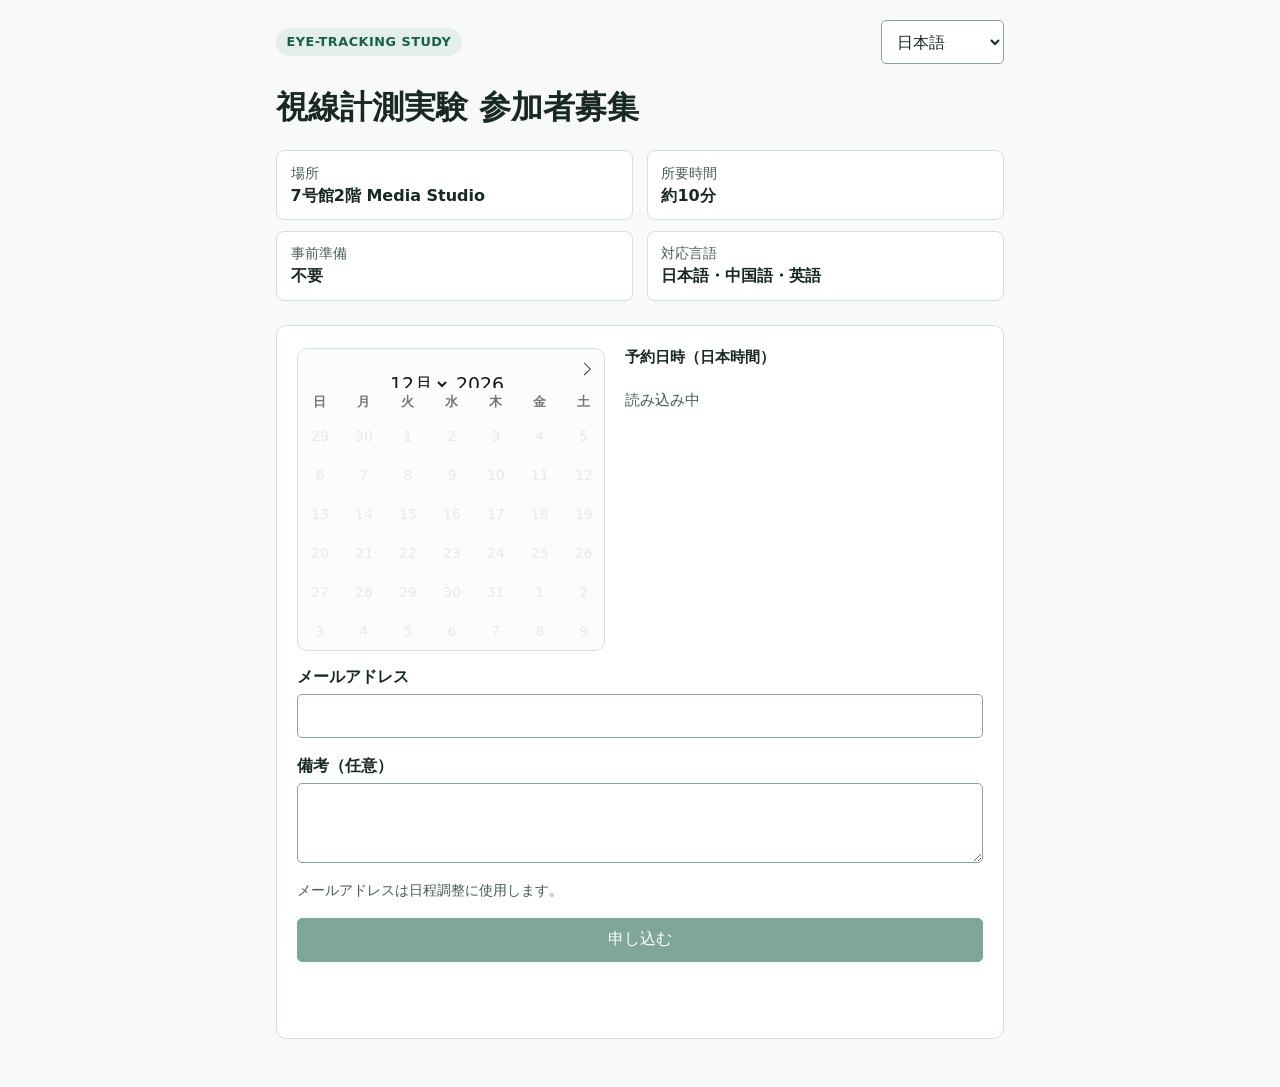
<file: index.html>
<!doctype html>
<html lang="ja">
<script type="module" crossorigin src="/assets/student-Bt-5X4ZD.js"></script>
<link rel="modulepreload" crossorigin href="/assets/schedule-DKB-GG41.js">
<link rel="stylesheet" crossorigin href="/assets/schedule-D_Jkr57G.css">
<link rel="stylesheet" crossorigin href="/assets/student-CveviJq_.css">

<meta charset="utf-8">
<meta name="viewport" content="width=device-width,initial-scale=1">
<title>視線計測実験 参加者募集</title>
<main class="student-main">
  <header class="student-header">
    <span class="study-badge">Eye-Tracking Study</span>
    <select id="language" aria-label="Language">
      <option value="ja">日本語</option>
      <option value="zh">中文</option>
      <option value="en">English</option>
    </select>
  </header>
  <h1 data-copy="title"></h1>
  <dl class="study-meta">
    <div><dt data-copy="location"></dt><dd data-copy="venue"></dd></div>
    <div><dt data-copy="duration"></dt><dd data-copy="minutes"></dd></div>
    <div><dt data-copy="preparation"></dt><dd data-copy="none"></dd></div>
    <div><dt data-copy="languages"></dt><dd data-copy="options"></dd></div>
  </dl>
  <form class="booking-card">
    <div class="booking-picker">
      <div id="calendar"><input id="day" type="hidden"></div>
      <div class="slot-panel">
        <span class="field-label" data-copy="slot"></span>
        <div id="slots" class="time-grid" role="radiogroup"></div>
      </div>
    </div>
    <label><span data-copy="email"></span><input id="email" type="email" autocomplete="email" maxlength="254" required></label>
    <label><span id="note-label"></span><textarea id="note" maxlength="500" rows="2"></textarea></label>
    <p class="notice" data-copy="privacy"></p>
    <button type="submit" id="submit" data-copy="submit" disabled></button>
    <p id="status" role="status"></p>
  </form>
</main>
</html>
</file>
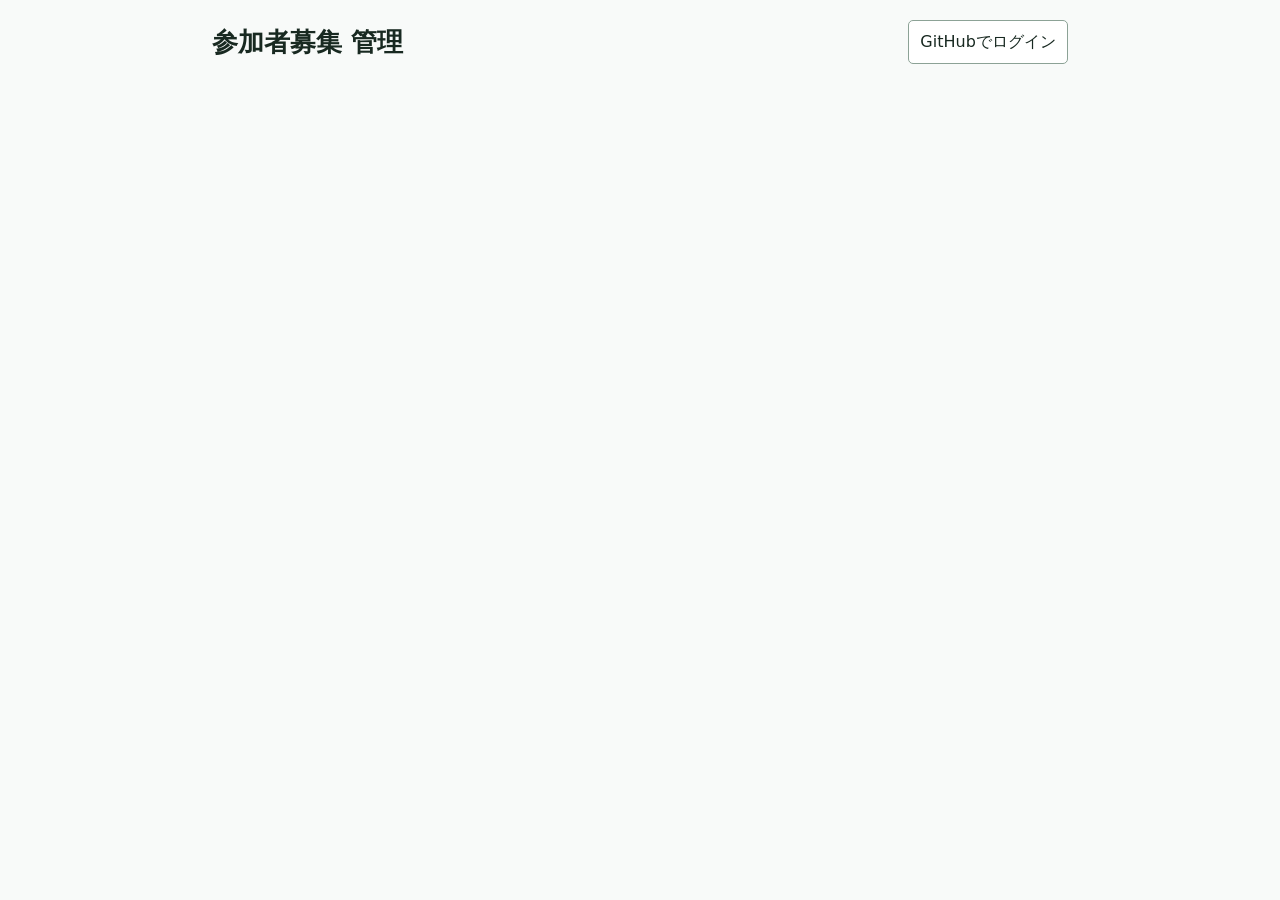
<file: researcher.html>
<!doctype html>
<html lang="ja">
<script type="module" crossorigin src="/assets/researcher-mOfJ5XLg.js"></script>
<link rel="modulepreload" crossorigin href="/assets/schedule-DKB-GG41.js">
<link rel="stylesheet" crossorigin href="/assets/schedule-D_Jkr57G.css">

<meta charset="utf-8">
<meta name="viewport" content="width=device-width,initial-scale=1">
<title>参加者募集 管理</title>
<main class="admin-main">
  <header class="admin-header">
    <h1>参加者募集 管理</h1>
    <div>
      <button id="login" hidden>GitHubでログイン</button>
      <button id="logout" class="btn-secondary" hidden>ログアウト</button>
    </div>
  </header>
  <p id="status" role="status"></p>
  <section id="dashboard" hidden>
    <div id="summary" class="admin-summary"></div>
    <section class="admin-card">
      <h2>定時枠の一括追加</h2>
      <form id="batch-form">
        <div class="schedule-fields three-cols">
          <label>開始日<input type="date" id="batch-start" required></label>
          <label>終了日<input type="date" id="batch-end" required></label>
          <label>定員<input type="number" id="batch-capacity" min="1" max="20" value="1" required></label>
        </div>
        <button type="submit">一括追加（10:00–12:00 / 14:00–17:00）</button>
      </form>
      <details class="admin-details">
        <summary>個別の予約枠を追加</summary>
        <form id="slot-form">
          <div class="schedule-fields">
            <label>日付<select id="start-day" required></select></label>
            <label>時（日本時間）<select id="start-hour" required></select></label>
            <label>分<select id="start-minute" required></select></label>
            <label>定員<input type="number" id="capacity" min="1" max="20" value="1" required></label>
          </div>
          <button type="submit" class="btn-secondary">予約枠を追加</button>
        </form>
      </details>
    </section>
    <section class="admin-card">
      <h2>予約一覧</h2>
      <ul id="bookings" class="admin-list"></ul>
    </section>
    <section class="admin-card">
      <h2>予約枠一覧</h2>
      <div id="slots" class="slot-groups"></div>
    </section>
    <section id="interests-section" class="admin-card" hidden>
      <h2>希望日時（旧受付）</h2>
      <ul id="interests" class="admin-list"></ul>
    </section>
  </section>
</main>
</html>
</file>
<file: assets/schedule-D_Jkr57G.css>
*{box-sizing:border-box}:root{color:#182921;background:#f8faf9;font:1rem/1.55 system-ui,sans-serif}body{margin:0}main{max-width:44rem;margin:auto;padding:1.25rem 1.25rem 3rem}header{justify-content:flex-end;display:flex}h1{margin:1.5rem 0;font-size:2rem;line-height:1.2}dl{grid-template-columns:repeat(2,minmax(0,1fr));gap:.75rem 1rem;margin:0 0 1.5rem;display:grid}dl div{border-top:1px solid #cbd9d0;padding-top:.6rem}dt,.notice{color:#455e50;font-size:.9rem}dd{overflow-wrap:anywhere;margin:0;font-weight:650}nav{grid-template-columns:repeat(2,minmax(0,1fr));gap:.5rem;margin-bottom:1rem;display:grid}button,input,select,textarea{font:inherit;color:inherit;background:#fff;border:1px solid #8ca296;border-radius:5px;min-height:2.75rem;padding:.55rem .7rem}select{padding-right:2rem}button{cursor:pointer;overflow-wrap:anywhere}button[aria-pressed=true],button[type=submit]{color:#fff;background:#176047;border-color:#176047}button:disabled{opacity:.55;cursor:default}form{gap:.8rem;display:grid}.schedule-fields{grid-template-columns:repeat(2,minmax(0,1fr));gap:.75rem;display:grid}label{gap:.25rem;font-weight:600;display:grid}label[hidden]{display:none}label :is(input,select,textarea){width:100%;font-weight:400}textarea{resize:vertical;min-height:5rem}.notice,#status{margin:0}#status{white-space:pre-line;min-height:2.5rem;font-weight:600}:focus-visible{outline-offset:3px;outline:3px solid #9a510a}#calendar{justify-content:center;display:flex}#calendar .flatpickr-input{display:none}#calendar .flatpickr-calendar{max-width:100%;box-shadow:none;background:#fbfdfc;border:1px solid #d5e0da;border-radius:10px}#calendar .flatpickr-months{padding-top:.35rem}#calendar .flatpickr-day.selected{background:#176047;border-color:#176047}#calendar .flatpickr-day:not(.flatpickr-disabled):hover{background:#e3efe8;border-color:#e3efe8}.student-main{max-width:48rem}.student-header{justify-content:space-between;align-items:center;gap:1rem;display:flex}.study-badge{letter-spacing:.04em;text-transform:uppercase;color:#176047;background:#e3efe8;border-radius:999px;padding:.25rem .65rem;font-size:.8rem;font-weight:700}.study-meta{grid-template-columns:repeat(2,minmax(0,1fr));gap:.65rem .85rem;margin:0 0 1.5rem;display:grid}.study-meta div{background:#fff;border:1px solid #d5e0da;border-radius:8px;padding:.65rem .85rem}.booking-card{background:#fff;border:1px solid #d5e0da;border-radius:10px;gap:1rem;padding:1.25rem;display:grid}.booking-picker{grid-template-columns:auto minmax(0,1fr);align-items:start;gap:1.25rem;display:grid}.slot-panel{gap:.5rem;display:grid}.field-label{font-size:.95rem;font-weight:600}.time-grid{grid-template-columns:repeat(auto-fill,minmax(5.2rem,1fr));gap:.5rem;display:grid}.time-pill{font-variant-numeric:tabular-nums;background:#fbfdfc;border:1px solid #cbd9d0;border-radius:8px;min-height:2.5rem;padding:.4rem .5rem;font-weight:600;transition:background .15s,border-color .15s}.time-pill:hover:not(:disabled){background:#edf5f0;border-color:#176047}.time-pill.is-selected{color:#fff;background:#176047;border-color:#176047}.slot-empty{color:#455e50;margin:0;padding:.75rem 0;font-size:.92rem}@media (width<=680px){.booking-picker{grid-template-columns:1fr}}.admin-main{max-width:56rem}.admin-header{justify-content:space-between;align-items:center;gap:1rem;margin-bottom:.5rem;display:flex}.admin-header h1{margin:0;font-size:1.6rem}.admin-summary{grid-template-columns:repeat(3,minmax(0,1fr));gap:.75rem;margin-bottom:1.25rem;display:grid}.summary-item{background:#fff;border:1px solid #d5e0da;border-radius:8px;gap:.2rem;padding:.85rem 1rem;display:grid}.summary-label{color:#455e50;font-size:.85rem}.summary-value{color:#176047;font-size:1.5rem;font-weight:700}.admin-card{background:#fff;border:1px solid #d5e0da;border-radius:8px;margin-bottom:1.25rem;padding:1.25rem}.admin-card h2{margin:0 0 1rem;font-size:1.15rem}.three-cols{grid-template-columns:repeat(3,minmax(0,1fr))}.admin-details{border-top:1px solid #e6ede9;margin-top:1rem;padding-top:.85rem}.admin-details summary{cursor:pointer;color:#455e50;font-size:.92rem;font-weight:600}.admin-details form{margin-top:.85rem}.admin-list{gap:.6rem;margin:0;padding:0;list-style:none;display:grid}.admin-row{background:#fbfdfc;border:1px solid #e6ede9;border-radius:6px;justify-content:space-between;align-items:center;gap:1rem;padding:.75rem .9rem;display:flex}.row-info{overflow-wrap:anywhere;gap:.15rem;min-width:0;display:grid}.row-meta{color:#455e50;font-size:.88rem}.row-actions{flex-wrap:wrap;align-items:center;gap:.5rem;display:flex}.empty-row{color:#455e50;margin:0;font-size:.95rem}.slot-groups{gap:.75rem;display:grid}.slot-day{background:#fbfdfc;border:1px solid #e6ede9;border-radius:6px;padding:.6rem .85rem}.slot-day-summary{cursor:pointer;justify-content:space-between;align-items:center;font-weight:600;display:flex}.slot-grid{grid-template-columns:repeat(auto-fill,minmax(11.5rem,1fr));gap:.5rem;margin-top:.75rem;display:grid}.slot-chip{background:#fff;border:1px solid #d5e0da;border-radius:6px;justify-content:space-between;align-items:center;gap:.4rem;padding:.45rem .6rem;font-size:.92rem;display:flex}.slot-chip.is-closed{opacity:.55;background:#f3f5f4}.slot-chip.is-full .slot-cap{color:#9a510a;font-weight:700}.slot-time{font-variant-numeric:tabular-nums;font-weight:600}.slot-cap{color:#455e50;font-variant-numeric:tabular-nums;font-size:.82rem}.btn-secondary{color:#182921;background:#fff;border-color:#8ca296}.btn-danger{color:#a82828;background:#fff;border-color:#c94a4a}.btn-sm{min-height:2rem;padding:.25rem .6rem;font-size:.85rem}@media (width<=600px){.admin-summary,.three-cols,.schedule-fields{grid-template-columns:1fr}.admin-row{flex-direction:column;align-items:flex-start}}
</file>
<file: assets/student-CveviJq_.css>
.flatpickr-calendar{opacity:0;text-align:center;visibility:hidden;box-sizing:border-box;-ms-touch-action:manipulation;touch-action:manipulation;direction:ltr;background:#fff;border:0;border-radius:5px;width:307.875px;padding:0;font-size:14px;line-height:24px;animation:none;display:none;position:absolute;box-shadow:1px 0 #e6e6e6,-1px 0 #e6e6e6,0 1px #e6e6e6,0 -1px #e6e6e6,0 3px 13px #00000014}.flatpickr-calendar.open,.flatpickr-calendar.inline{opacity:1;visibility:visible;max-height:640px}.flatpickr-calendar.open{z-index:99999;display:inline-block}.flatpickr-calendar.animate.open{animation:.3s cubic-bezier(.23,1,.32,1) fpFadeInDown}.flatpickr-calendar.inline{display:block;position:relative;top:2px}.flatpickr-calendar.static{position:absolute;top:calc(100% + 2px)}.flatpickr-calendar.static.open{z-index:999;display:block}.flatpickr-calendar.multiMonth .flatpickr-days .dayContainer:nth-child(n+1) .flatpickr-day.inRange:nth-child(7n+7){-webkit-box-shadow:none!important;box-shadow:none!important}.flatpickr-calendar.multiMonth .flatpickr-days .dayContainer:nth-child(n+2) .flatpickr-day.inRange:nth-child(7n+1){box-shadow:-2px 0 #e6e6e6,5px 0 #e6e6e6}.flatpickr-calendar .hasWeeks .dayContainer,.flatpickr-calendar .hasTime .dayContainer{border-bottom:0;border-bottom-right-radius:0;border-bottom-left-radius:0}.flatpickr-calendar .hasWeeks .dayContainer{border-left:0}.flatpickr-calendar.hasTime .flatpickr-time{border-top:1px solid #e6e6e6;height:40px}.flatpickr-calendar.noCalendar.hasTime .flatpickr-time{height:auto}.flatpickr-calendar:before,.flatpickr-calendar:after{pointer-events:none;content:"";border:solid #0000;width:0;height:0;display:block;position:absolute;left:22px}.flatpickr-calendar.rightMost:before,.flatpickr-calendar.arrowRight:before,.flatpickr-calendar.rightMost:after,.flatpickr-calendar.arrowRight:after{left:auto;right:22px}.flatpickr-calendar.arrowCenter:before,.flatpickr-calendar.arrowCenter:after{left:50%;right:50%}.flatpickr-calendar:before{border-width:5px;margin:0 -5px}.flatpickr-calendar:after{border-width:4px;margin:0 -4px}.flatpickr-calendar.arrowTop:before,.flatpickr-calendar.arrowTop:after{bottom:100%}.flatpickr-calendar.arrowTop:before{border-bottom-color:#e6e6e6}.flatpickr-calendar.arrowTop:after{border-bottom-color:#fff}.flatpickr-calendar.arrowBottom:before,.flatpickr-calendar.arrowBottom:after{top:100%}.flatpickr-calendar.arrowBottom:before{border-top-color:#e6e6e6}.flatpickr-calendar.arrowBottom:after{border-top-color:#fff}.flatpickr-calendar:focus{outline:0}.flatpickr-wrapper{display:inline-block;position:relative}.flatpickr-months{display:flex}.flatpickr-months .flatpickr-month{color:#000000e6;fill:#000000e6;text-align:center;-webkit-user-select:none;user-select:none;background:0 0;flex:1;height:34px;line-height:1;position:relative;overflow:hidden}.flatpickr-months .flatpickr-prev-month,.flatpickr-months .flatpickr-next-month{-webkit-user-select:none;user-select:none;cursor:pointer;z-index:3;color:#000000e6;fill:#000000e6;height:34px;padding:10px;text-decoration:none;position:absolute;top:0}.flatpickr-months .flatpickr-prev-month.flatpickr-disabled,.flatpickr-months .flatpickr-next-month.flatpickr-disabled{display:none}.flatpickr-months .flatpickr-prev-month i,.flatpickr-months .flatpickr-next-month i{position:relative}.flatpickr-months .flatpickr-prev-month.flatpickr-prev-month,.flatpickr-months .flatpickr-next-month.flatpickr-prev-month{left:0}.flatpickr-months .flatpickr-prev-month.flatpickr-next-month,.flatpickr-months .flatpickr-next-month.flatpickr-next-month{right:0}.flatpickr-months .flatpickr-prev-month:hover,.flatpickr-months .flatpickr-next-month:hover{color:#959ea9}.flatpickr-months .flatpickr-prev-month:hover svg,.flatpickr-months .flatpickr-next-month:hover svg{fill:#f64747}.flatpickr-months .flatpickr-prev-month svg,.flatpickr-months .flatpickr-next-month svg{width:14px;height:14px}.flatpickr-months .flatpickr-prev-month svg path,.flatpickr-months .flatpickr-next-month svg path{fill:inherit;transition:fill .1s}.numInputWrapper{height:auto;position:relative}.numInputWrapper input,.numInputWrapper span{display:inline-block}.numInputWrapper input{width:100%}.numInputWrapper input::-ms-clear{display:none}.numInputWrapper input::-webkit-outer-spin-button{-webkit-appearance:none;margin:0}.numInputWrapper input::-webkit-inner-spin-button{-webkit-appearance:none;margin:0}.numInputWrapper span{opacity:0;cursor:pointer;box-sizing:border-box;border:1px solid #39393926;width:14px;height:50%;padding:0 4px 0 2px;line-height:50%;position:absolute;right:0}.numInputWrapper span:hover{background:#0000001a}.numInputWrapper span:active{background:#0003}.numInputWrapper span:after{content:"";display:block;position:absolute}.numInputWrapper span.arrowUp{border-bottom:0;top:0}.numInputWrapper span.arrowUp:after{border-bottom:4px solid #39393999;border-left:4px solid #0000;border-right:4px solid #0000;top:26%}.numInputWrapper span.arrowDown{top:50%}.numInputWrapper span.arrowDown:after{border-top:4px solid #39393999;border-left:4px solid #0000;border-right:4px solid #0000;top:40%}.numInputWrapper span svg{width:inherit;height:auto}.numInputWrapper span svg path{fill:#00000080}.numInputWrapper:hover{background:#0000000d}.numInputWrapper:hover span{opacity:1}.flatpickr-current-month{font-size:135%;line-height:inherit;color:inherit;text-align:center;width:75%;height:34px;padding:7.48px 0 0;font-weight:300;line-height:1;display:inline-block;position:absolute;left:12.5%;transform:translate(0,0)}.flatpickr-current-month span.cur-month{color:inherit;margin-left:.5ch;padding:0;font-family:inherit;font-weight:700;display:inline-block}.flatpickr-current-month span.cur-month:hover{background:#0000000d}.flatpickr-current-month .numInputWrapper{width:6ch;width:7ch�;display:inline-block}.flatpickr-current-month .numInputWrapper span.arrowUp:after{border-bottom-color:#000000e6}.flatpickr-current-month .numInputWrapper span.arrowDown:after{border-top-color:#000000e6}.flatpickr-current-month input.cur-year{box-sizing:border-box;color:inherit;cursor:text;font-size:inherit;font-family:inherit;font-weight:300;line-height:inherit;height:auto;vertical-align:initial;appearance:textfield;background:0 0;border:0;border-radius:0;margin:0;padding:0 0 0 .5ch;display:inline-block}.flatpickr-current-month input.cur-year:focus{outline:0}.flatpickr-current-month input.cur-year[disabled],.flatpickr-current-month input.cur-year[disabled]:hover{color:#00000080;pointer-events:none;background:0 0;font-size:100%}.flatpickr-current-month .flatpickr-monthDropdown-months{appearance:menulist;box-sizing:border-box;color:inherit;cursor:pointer;font-size:inherit;height:auto;font-family:inherit;font-weight:300;line-height:inherit;vertical-align:initial;background:0 0;border:none;border-radius:0;outline:none;width:auto;margin:-1px 0 0;padding:0 0 0 .5ch;position:relative}.flatpickr-current-month .flatpickr-monthDropdown-months:focus,.flatpickr-current-month .flatpickr-monthDropdown-months:active{outline:none}.flatpickr-current-month .flatpickr-monthDropdown-months:hover{background:#0000000d}.flatpickr-current-month .flatpickr-monthDropdown-months .flatpickr-monthDropdown-month{background-color:#0000;outline:none;padding:0}.flatpickr-weekdays{text-align:center;background:0 0;align-items:center;width:100%;height:28px;display:flex;overflow:hidden}.flatpickr-weekdays .flatpickr-weekdaycontainer{flex:1;display:flex}span.flatpickr-weekday{cursor:default;color:#0000008a;text-align:center;background:0 0;flex:1;margin:0;font-size:90%;font-weight:bolder;line-height:1;display:block}.dayContainer,.flatpickr-weeks{padding:1px 0 0}.flatpickr-days{align-items:flex-start;width:307.875px;display:flex;position:relative;overflow:hidden}.flatpickr-days:focus{outline:0}.dayContainer{text-align:left;box-sizing:border-box;opacity:1;outline:0;flex-wrap:wrap;justify-content:space-around;width:307.875px;min-width:307.875px;max-width:307.875px;padding:0;display:flex;transform:translate(0,0)}.dayContainer+.dayContainer{box-shadow:-1px 0 #e6e6e6}.flatpickr-day{box-sizing:border-box;color:#393939;cursor:pointer;text-align:center;background:0 0;border:1px solid #0000;border-radius:150px;flex-basis:14.2857%;justify-content:center;width:14.2857%;max-width:39px;height:39px;margin:0;font-weight:400;line-height:39px;display:inline-block;position:relative}.flatpickr-day.inRange,.flatpickr-day.prevMonthDay.inRange,.flatpickr-day.nextMonthDay.inRange,.flatpickr-day.today.inRange,.flatpickr-day.prevMonthDay.today.inRange,.flatpickr-day.nextMonthDay.today.inRange,.flatpickr-day:hover,.flatpickr-day.prevMonthDay:hover,.flatpickr-day.nextMonthDay:hover,.flatpickr-day:focus,.flatpickr-day.prevMonthDay:focus,.flatpickr-day.nextMonthDay:focus{cursor:pointer;background:#e6e6e6;border-color:#e6e6e6;outline:0}.flatpickr-day.today{border-color:#959ea9}.flatpickr-day.today:hover,.flatpickr-day.today:focus{color:#fff;background:#959ea9;border-color:#959ea9}.flatpickr-day.selected,.flatpickr-day.startRange,.flatpickr-day.endRange,.flatpickr-day.selected.inRange,.flatpickr-day.startRange.inRange,.flatpickr-day.endRange.inRange,.flatpickr-day.selected:focus,.flatpickr-day.startRange:focus,.flatpickr-day.endRange:focus,.flatpickr-day.selected:hover,.flatpickr-day.startRange:hover,.flatpickr-day.endRange:hover,.flatpickr-day.selected.prevMonthDay,.flatpickr-day.startRange.prevMonthDay,.flatpickr-day.endRange.prevMonthDay,.flatpickr-day.selected.nextMonthDay,.flatpickr-day.startRange.nextMonthDay,.flatpickr-day.endRange.nextMonthDay{-webkit-box-shadow:none;box-shadow:none;color:#fff;background:#569ff7;border-color:#569ff7}.flatpickr-day.selected.startRange,.flatpickr-day.startRange.startRange,.flatpickr-day.endRange.startRange{border-radius:50px 0 0 50px}.flatpickr-day.selected.endRange,.flatpickr-day.startRange.endRange,.flatpickr-day.endRange.endRange{border-radius:0 50px 50px 0}.flatpickr-day.selected.startRange+.endRange:not(:nth-child(7n+1)),.flatpickr-day.startRange.startRange+.endRange:not(:nth-child(7n+1)),.flatpickr-day.endRange.startRange+.endRange:not(:nth-child(7n+1)){box-shadow:-10px 0 #569ff7}.flatpickr-day.selected.startRange.endRange,.flatpickr-day.startRange.startRange.endRange,.flatpickr-day.endRange.startRange.endRange{border-radius:50px}.flatpickr-day.inRange{border-radius:0;box-shadow:-5px 0 #e6e6e6,5px 0 #e6e6e6}.flatpickr-day.flatpickr-disabled,.flatpickr-day.flatpickr-disabled:hover,.flatpickr-day.prevMonthDay,.flatpickr-day.nextMonthDay,.flatpickr-day.notAllowed,.flatpickr-day.notAllowed.prevMonthDay,.flatpickr-day.notAllowed.nextMonthDay{color:#3939394d;cursor:default;background:0 0;border-color:#0000}.flatpickr-day.flatpickr-disabled,.flatpickr-day.flatpickr-disabled:hover{cursor:not-allowed;color:#3939391a}.flatpickr-day.week.selected{border-radius:0;box-shadow:-5px 0 #569ff7,5px 0 #569ff7}.flatpickr-day.hidden{visibility:hidden}.rangeMode .flatpickr-day{margin-top:1px}.flatpickr-weekwrapper{float:left}.flatpickr-weekwrapper .flatpickr-weeks{padding:0 12px;box-shadow:1px 0 #e6e6e6}.flatpickr-weekwrapper .flatpickr-weekday{float:none;width:100%;line-height:28px}.flatpickr-weekwrapper span.flatpickr-day,.flatpickr-weekwrapper span.flatpickr-day:hover{color:#3939394d;cursor:default;background:0 0;border:none;width:100%;max-width:none;display:block}.flatpickr-innerContainer{box-sizing:border-box;display:flex;overflow:hidden}.flatpickr-rContainer{box-sizing:border-box;padding:0;display:inline-block}.flatpickr-time{text-align:center;box-sizing:border-box;outline:0;height:0;max-height:40px;line-height:40px;display:flex;overflow:hidden}.flatpickr-time:after{content:"";clear:both;display:table}.flatpickr-time .numInputWrapper{float:left;flex:1;width:40%;height:40px}.flatpickr-time .numInputWrapper span.arrowUp:after{border-bottom-color:#393939}.flatpickr-time .numInputWrapper span.arrowDown:after{border-top-color:#393939}.flatpickr-time.hasSeconds .numInputWrapper{width:26%}.flatpickr-time.time24hr .numInputWrapper{width:49%}.flatpickr-time input{-webkit-box-shadow:none;box-shadow:none;text-align:center;height:inherit;line-height:inherit;color:#393939;box-sizing:border-box;appearance:textfield;background:0 0;border:0;border-radius:0;margin:0;padding:0;font-size:14px;position:relative}.flatpickr-time input.flatpickr-hour{font-weight:700}.flatpickr-time input.flatpickr-minute,.flatpickr-time input.flatpickr-second{font-weight:400}.flatpickr-time input:focus{border:0;outline:0}.flatpickr-time .flatpickr-time-separator,.flatpickr-time .flatpickr-am-pm{height:inherit;float:left;line-height:inherit;color:#393939;-webkit-user-select:none;user-select:none;align-self:center;width:2%;font-weight:700}.flatpickr-time .flatpickr-am-pm{cursor:pointer;text-align:center;outline:0;width:18%;font-weight:400}.flatpickr-time input:hover,.flatpickr-time .flatpickr-am-pm:hover,.flatpickr-time input:focus,.flatpickr-time .flatpickr-am-pm:focus{background:#eee}.flatpickr-input[readonly]{cursor:pointer}@keyframes fpFadeInDown{0%{opacity:0;transform:translateY(-20px)}to{opacity:1;transform:translate(0,0)}}
</file>
